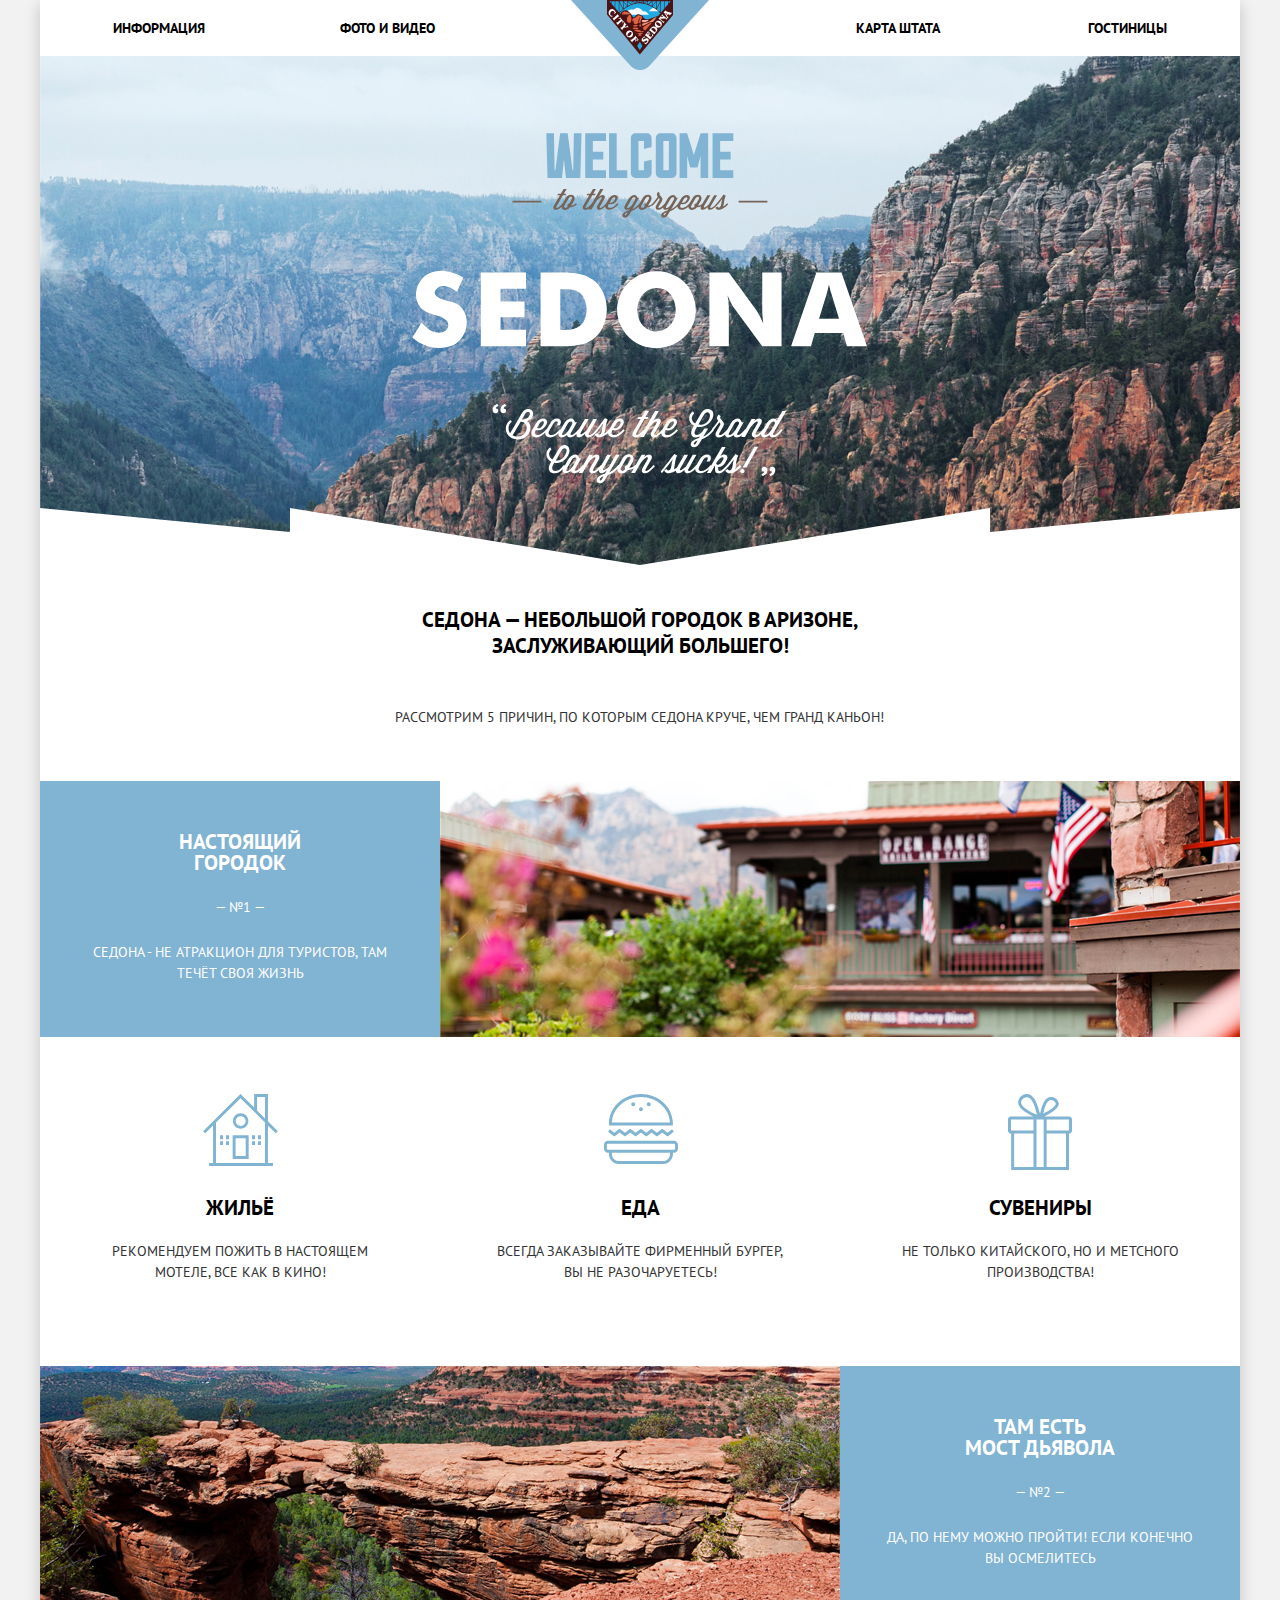
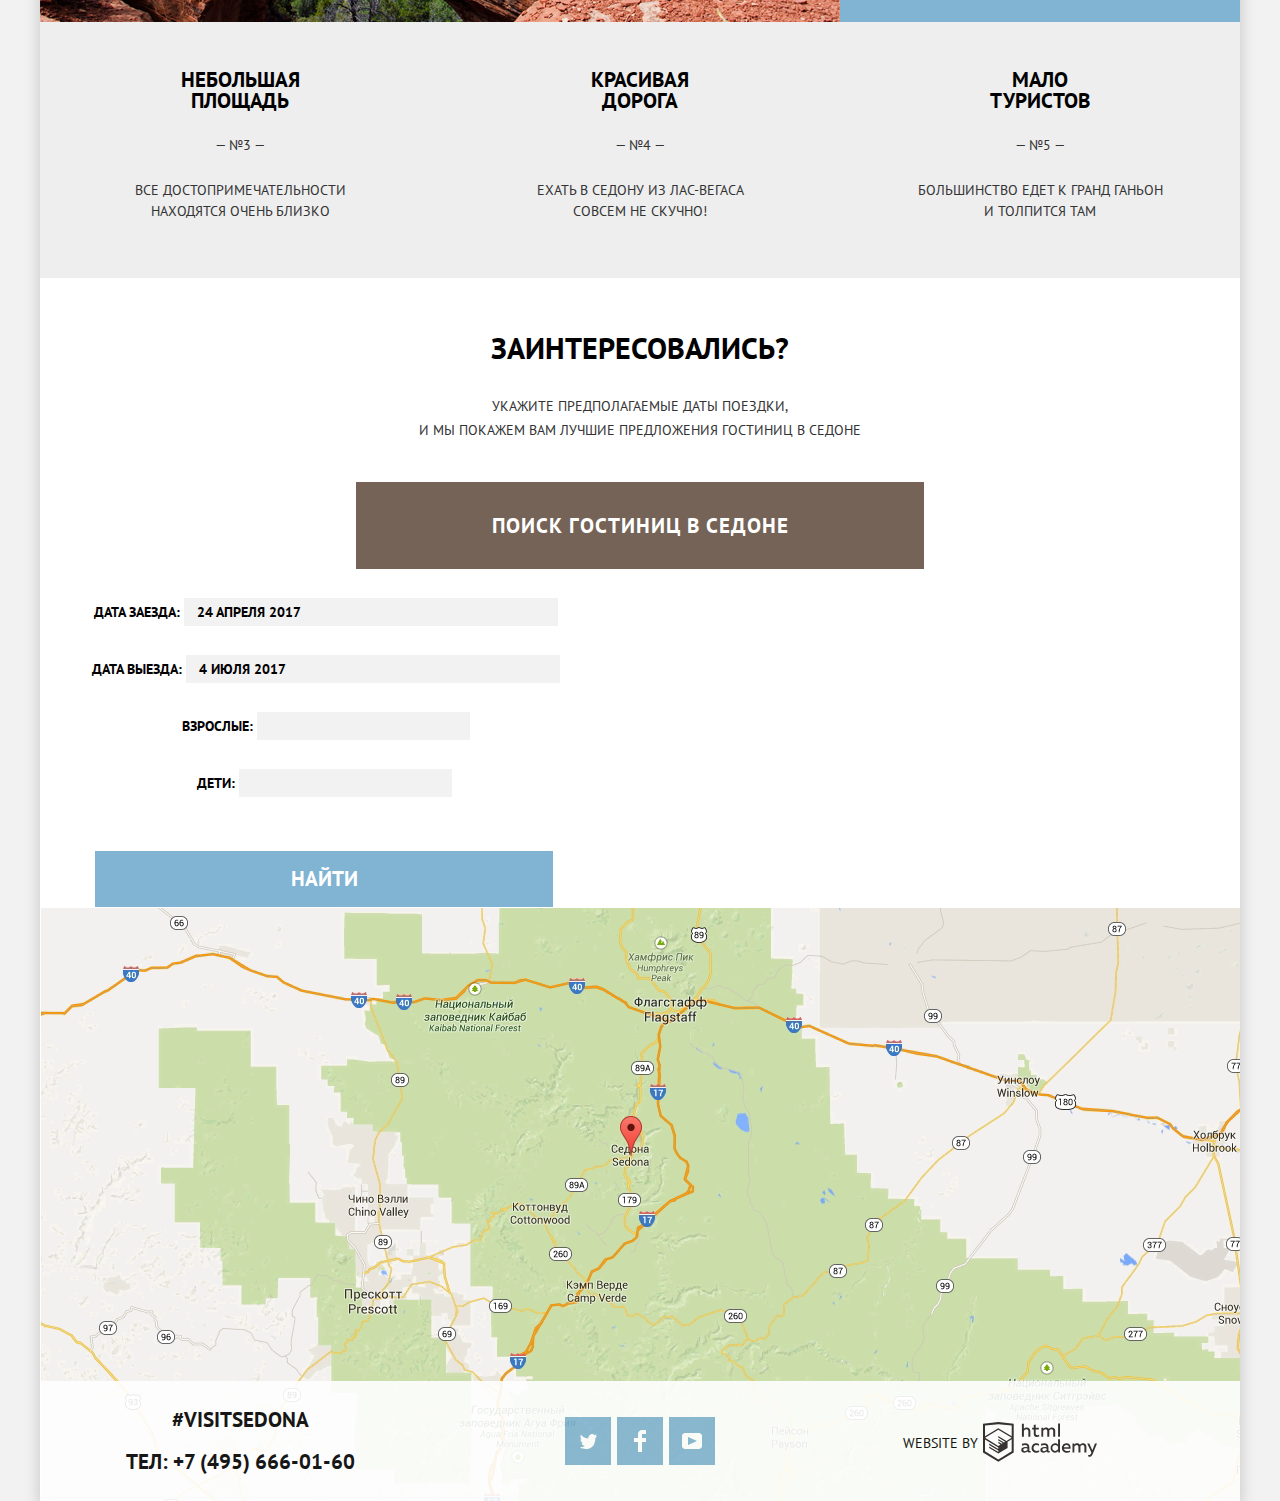
<file: index.html>
<!DOCTYPE html>
<html class="page" lang="ru">

<head>
    <meta charset="utf-8">
    <title>Sedona is Greater Canion</title>
    <link rel="stylesheet" href="https://fonts.googleapis.com/css2?family=PT+Sans:wght@400;700&display=swap" />
    <link href="css/normalize.css" rel="stylesheet" />
    <link href="css/style.css" rel="stylesheet" />
</head>

<body class="page-body">
    <div class="container">
        <header class="main-header">
            <nav class="main-navigation">
                <a class="main-header-logo" href="index.html" title="Main Page">
                    <img src="img/logo.svg" width="138" height="70" alt="Sedona!">
                </a>
                <ul class="site-navigation no-bullets">
                    <li><a href="blank.html">Информация</a></li>
                    <li><a href="blank.html">Фото и видео</a></li>
                    <li><a href="blank.html">Карта штата</a></li>
                    <li><a href="hotelscatalog.html">Гостиницы</a></li>
                </ul>
            </nav>
        </header>
        <main class="wrapper">
            <section class="slogan">
                <div class="image-slogan"><img src="img/welcome-to-sedona.svg" width="456" height="350" alt="Welcome to the gorgeous SEDONA.
      Because the Grand Canion sucks!"></div>
                <h1 class="text-slogan">Седона &mdash; небольшой городок в Аризоне, заслуживающий большего!</h1>
            </section>
            <section class="features">
                <h2 class="features-header">Рассмотрим 5 причин, по которым Седона круче, чем Гранд Каньон!</h2>

                <ul class="features-list no-bullets">
                    <li class="feature-item part-one">
                        <div class="blue-item">
                            <h3 class="feature-list-header white-font">Настоящий городок</h3>
                            <p class="feature-list-text white-font">&mdash; №1 &mdash;</p>
                            <p class="feature-list-text white-font">Седона - не атракцион для туристов, там течёт своя жизнь</p>
                        </div>
                        <div class="feature-list-image-one"></div>
                        <ul class="advices-list no-bullets ">
                            <li class="icon-house">
                                <div>
                                    <h3 class="item-header">Жильё</h3>
                                    <p class="item-text">Рекомендуем пожить в настоящем мотеле, все как в кино!</p>
                                </div>
                            </li>
                            <li class="icon-food">
                                <div>
                                    <h3 class="item-header">Еда</h3>
                                    <p class="item-text">Всегда заказывайте фирменный бургер, вы не разочаруетесь!</p>
                                </div>
                            </li>
                            <li class="icon-souvenir">
                                <div>
                                    <h3 class="item-header">Сувениры</h3>
                                    <p class="item-text">Не только китайского, но и метсного производства!</p>
                                </div>
                            </li>
                        </ul>


                    </li>

                    <li class="feature-item part-two">
                        <div class="feature-list-image-two"></div>
                        <div class="blue-item ">
                            <h3 class="feature-list-header white-font ">Там есть <br>мост дьявола</h3>
                            <p class="feature-list-text white-font">&mdash; №2 &mdash;</p>
                            <p class="feature-list-text white-font">Да, по нему можно пройти! Если конечно Вы осмелитесь</p>
                        </div>
                    </li>
                    <li class="feature-item part-three grey-item">
                        <div>
                            <h3 class="feature-list-header">Небольшая площадь</h3>
                            <p class="feature-list-text">&mdash; №3 &mdash;</p>
                            <p class="feature-list-text">Все достопримечательности находятся очень близко</p>
                        </div>

                    </li>
                    <li class="feature-item part-three grey-item">
                        <div>
                            <h3 class="feature-list-header">Красивая дорога</h3>
                            <p class="feature-list-text">&mdash; №4 &mdash;</p>
                            <p class="feature-list-text">Ехать в Седону из Лас-Вегаса совсем не скучно!</p>
                        </div>
                    </li>
                    <li class="feature-item part-three grey-item">
                        <div>
                            <h3 class="feature-list-header">Мало туристов</h3>
                            <p class="feature-list-text">&mdash; №5 &mdash;</p>
                            <p class="feature-list-text">Большинство едет к Гранд Ганьон и толпится там</p>
                        </div>
                    </li>
                </ul>
            </section>
            <section class="searching-box searching-form">
                <h2 class="searching-form-header">Заинтересовались?</h2>
                <p class="searching-form-info">Укажите предполагаемые даты поездки, <br>и мы покажем вам лучшие предложения гостиниц в Седоне</p>
                <!-- форма поиска брони -->
                <button class="searching-box-button">Поиск гостиниц в Седоне</button>
                <form class="searching-box-form" action="https://echo.htmlacademy.ru" method="get">
                    <p class="searching-box-item">
                        <label for="arrival"> Дата заезда:</label>
                        <input id="arrival" type="text" name="arrival-date" placeholder="24 апреля 2017" required>
                    </p>
                    <p class="searching-box-item">
                        <label for="departure"> Дата выезда:</label>
                        <input id="departure" type="text" name="departure-date" placeholder="4 июля 2017" required>
                    </p>
                    <div class="guests">
                        <p class="searching-box-item">
                            <label for="guests-adults"> Взрослые:</label>
                            <input id="guests-adults" type="text" name="adults" placeholder="2" required>
                        </p>
                        <p class="searching-box-item">
                            <label for="guests-kids">Дети:</label>
                            <input id="guests-kids" type="text" name="kids" placeholder="0" required>
                        </p>
                    </div>
                    <input class="search-button" type="submit" value="Найти">
                </form>
            </section>
            <section class="map">
                <h2 class="image-map visually-hidden"> Карта</h2>
            </section>
        </main>
        <footer class="page-footer main-footer ">
            <section class="footer-contacts ">
                <h3 class="visually-hidden">Инстаграм и телефон</h3>
                <p class="visit-sedona-telephone">
                    <a class="item-header-footer-contacts" href="blank.html ">#VISITSEDONA</a>
                </p>
                <p class="visit-sedona-telephone">
                    <a class="item-header-footer-contacts" href="74956660166 "> ТЕЛ: +7 (495) 666-01-60</a>
                </p>
            </section>
            <section class="footer-social ">
                <h3 class="visually-hidden">Социальные сети</h3>
                <ul class="no-bullets">
                    <li>
                        <a class="social-button" href="# ">
                            <span class="visually-hidden">Twitter</span>
                            <svg width="17" height="17" viewBox="0 0 17 17" fill="none" xmlns="http://www.w3.org/2000/svg">
                            <path d="M10.95 1.14409C12.635 0.648089 13.934 1.41409 14.527 2.32309C15.2 2.09209 15.858 1.84209 
                        16.538 1.61509C16.5249 2.30145 16.2117 2.94761 15.681 3.38309C16.366 3.55309 16.985 2.89209 16.985 
                        2.89209C16.816 3.89209 15.979 4.68009 15.422 4.91609C15.191 11.6661 12.247 16.1331 5.34498 
                        15.9981H4.89898C4.48898 15.9981 0.734977 15.5381 0.000976562 14.1111C2.27198 14.3071 3.89398 
                        13.6891 4.69398 12.9341C3.73398 12.6341 2.01498 12.4571 1.71498 9.98409C2.06398 10.0901 2.27898 
                        10.2121 2.90498 10.1031C1.70498 9.24709 0.373977 8.53009 0.447977 6.33009C0.732977 6.65809 1.51498 
                        6.86609 1.78798 6.80209C1.08498 6.56109 -0.182023 3.44209 0.893977 1.85009C2.71198 3.70409 4.62898 
                        5.45609 8.04598 5.62309C8.25398 3.33009 9.18298 1.79309 10.95 1.14409Z" fill="white"/></svg>
                        </a>
                    </li>
                    <li>
                        <a class="social-button " href="# ">
                            <span class="visually-hidden">Facebook</span>
                            <svg width="12" height="22" viewBox="0 0 12 22" fill="none" xmlns="http://www.w3.org/2000/svg">
                                <path d="M12 4V0H8C5.79086 0 4 1.79086 4 4V8H0V12H4V22H8V12H12V8H8V4H12Z" fill="white"/>
                                </svg>
                        </a>
                    </li>
                    <li>
                        <a class="social-button " href="# ">
                            <span class="visually-hidden">Youtube</span>
                            <svg width="20" height="16" viewBox="0 0 20 16" fill="none" xmlns="http://www.w3.org/2000/svg">
                                <path fill-rule="evenodd" clip-rule="evenodd" d="M3 0H17C18.65 0 20 1.35 20 3V13C20 14.65 
                                18.65 16 17 16H3C1.35 16 0 14.65 0 13V3C0 1.35 1.35 0 3 0ZM6.027 4.002V11.998L15.014 8L6.027 
                                4.002Z" fill="white"/>
                                </svg>
                        </a>
                    </li>
                </ul>
            </section>
            <p class="footer-copyright ">
                <a class="button" href="https://htmlacademy.ru/intensive/htmlcss ">website by</a>
            </p>
        </footer>
    </div>


</body>

</html>
</file>
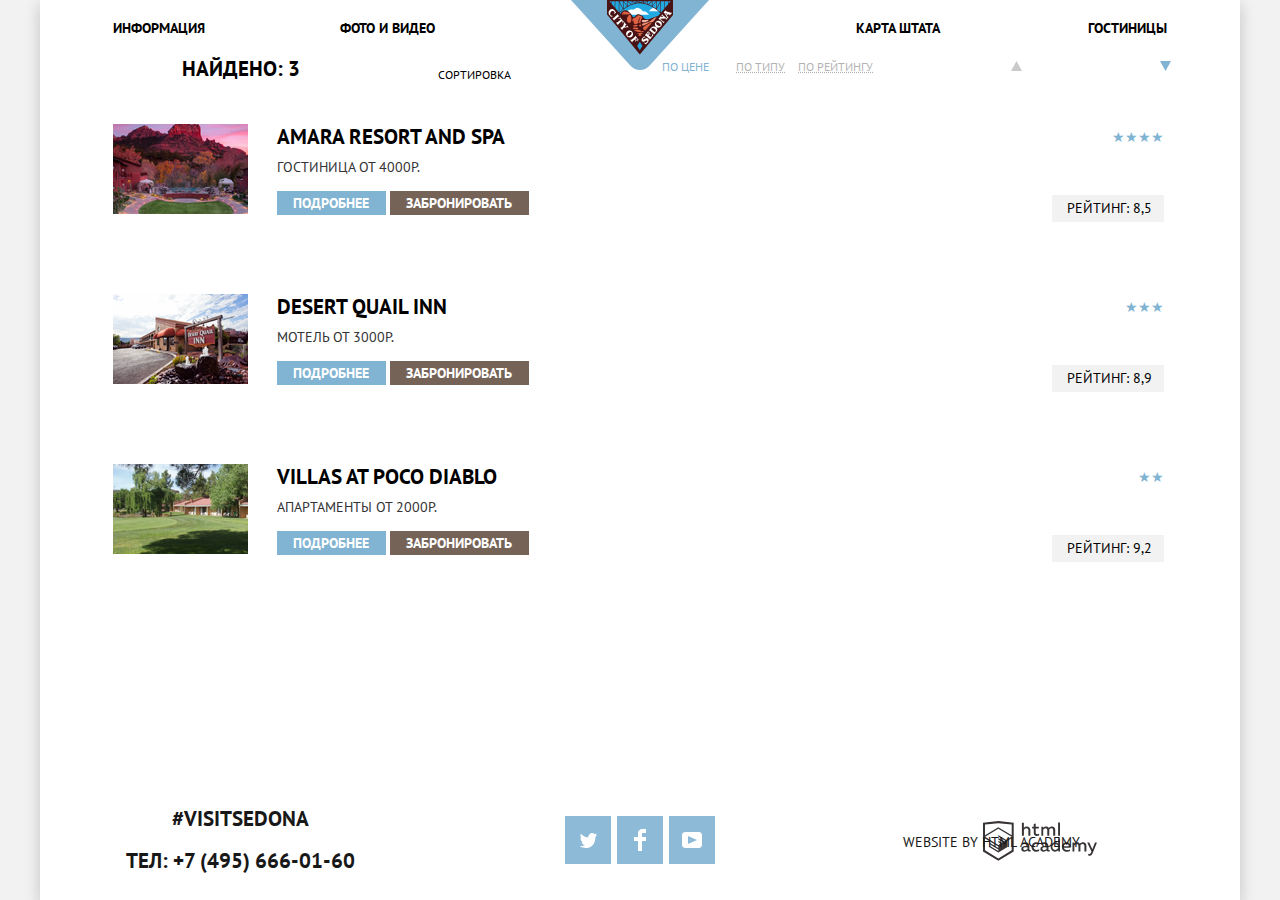
<file: hotelscatalog.html>
<!DOCTYPE html>
<html class="page" lang="ru">

<head>
    <meta charset="utf-8">
    <title>Sedona Hotels Catalog</title>
    <link rel="stylesheet" href="https://fonts.googleapis.com/css2?family=PT+Sans:wght@400;700&display=swap" />
    <link href="css/normalize.css" rel="stylesheet" />
    <link href="css/style.css" rel="stylesheet" />
</head>

<body class="page-body">
    <div class="container">
        <header class="main-header">
            <nav class="main-navigation">
                <a class="main-header-logo" href="index.html" title="Main Page">
                    <img src="img/logo.svg" width="138" height="70" alt="Sedona!">
                </a>
                <ul class="site-navigation no-bullets">
                    <li><a href="blank.html">Информация</a></li>
                    <li><a href="blank.html">Фото и видео</a></li>
                    <li><a href="blank.html">Карта штата</a></li>
                    <li><a href="hotelscatalog.html">Гостиницы</a></li>
                </ul>
            </nav>
        </header>

        <main class="wrapper">
            <section>
                <h1 class="visually-hidden">Фильтр гостиниц</h1>
                <!--Форма фильтр гостиниц-->
            </section>

            <section>
                <div class="search-wrapper">
                    <h3 class="search-results">Найдено: 3</h3>
                    <h2 class="sorting-header">Сортировка</h2>
                    <ul class="sorting no-bullets sorting-wrapper">

                        <li>
                            <a class="active-item sorting-tag" href=#>По цене</a>
                        </li>
                        <li>
                            <a class="sorting-tag" href=#>По типу</a>
                        </li>
                        <li>
                            <a class="sorting-tag" href=#>По рейтингу</a>
                        </li>

                    </ul>
                    <a class="descending" href=#>
                        <img src="img/icon-up-dir.svg" width="11" height="10" alt="По убывающей">
                    </a>
                    <a class="asscending" href=#>
                        <img src="img/icon-down-dir.svg" width="11" height="10" alt="По возрастающей">
                    </a>
                </div>
            </section>

            <section>
                <h3 class="visually-hidden">Список гостиниц</h3>
                <ul class="hotels no-bullets">
                    <li>
                        <div class="picture">
                            <a href="blank.html">
                                <img src="img/amara.jpg" width="135" height="90" alt="Amara Resort and Spa">
                            </a>
                        </div>
                        <div class="hotel-details">
                            <h3 class="hotels">
                                <a class=" hotel-name " href="index.html">Amara Resort and Spa</a>
                            </h3>

                            <div class="price ">
                                Гостиница от 4000р.
                            </div>

                            <div class="controls ">
                                <a class="control control-details ">Подробнее</a>
                                <a class="control control-reservations ">Забронировать</a>
                            </div>
                        </div>
                        <div class="rating ">
                            <p class="star ">★★★★</p>
                            <p class="number ">Рейтинг: 8,5</p>

                        </div>
                        <li>
                            <div class="picture ">
                                <a href="blank.html ">
                                    <img src="img/desert-resort.jpg" width="135" height="90" alt="Desert Quail Inn ">
                                </a>
                            </div>
                            <div class="hotel-details ">
                                <h3>
                                    <a class="hotel-name " href=index.html>Desert Quail Inn</a>
                                </h3>

                                <div class="price ">
                                    Мотель от 3000р.
                                </div>
                                <div class="controls ">
                                    <a class="control control-details ">Подробнее</a>
                                    <a class="control control-reservations ">Забронировать</a>
                                </div>
                            </div>
                            <div class="rating ">
                                <p class="star ">★★★</p>
                                <p class="number ">Рейтинг: 8,9</p>

                            </div>
                        </li>
                        <li>
                            <div class="picture ">
                                <a href="blank.html ">
                                    <img src="img/villas-resort.jpg " width="135" height="90" alt="Villas at Poco Diablo ">
                                </a>
                            </div>
                            <div class="hotel-details ">
                                <h3>
                                    <a class="hotel-name " href=index.html>Villas at Poco Diablo</a>
                                </h3>
                                <div class="price ">
                                    Апартаменты от 2000р.
                                </div>
                                <div class="controls ">
                                    <a class="control control-details ">Подробнее</a>
                                    <a class="control control-reservations ">Забронировать</a>
                                </div>
                            </div>
                            <div class="rating ">
                                <p class="star ">★★</p>
                                <p class="number ">Рейтинг: 9,2</p>

                            </div>
                        </li>
                </ul>
            </section>
        </main>

        <footer class="page-footer main-footer ">
            <section class="footer-contacts ">
                <h3 class="visually-hidden">Инстаграм и телефон</h3>
                <p>
                    <a class="item-header " href="blank.html ">#VISITSEDONA</a>
                </p>
                <p>
                    <a class="item-header " href="74956660166 "> ТЕЛ: +7 (495) 666-01-60</a>
                </p>
            </section>
            <section class="footer-social ">
                <h3 class="visually-hidden">Социальные сети</h3>
                <ul class="no-bullets">
                    <li>
                        <a class="social-button" href="# ">
                            <span class="visually-hidden">Twitter</span>
                            <svg width="17" height="17" viewBox="0 0 17 17" fill="none" xmlns="http://www.w3.org/2000/svg">
                            <path d="M10.95 1.14409C12.635 0.648089 13.934 1.41409 14.527 2.32309C15.2 2.09209 15.858 1.84209 
                        16.538 1.61509C16.5249 2.30145 16.2117 2.94761 15.681 3.38309C16.366 3.55309 16.985 2.89209 16.985 
                        2.89209C16.816 3.89209 15.979 4.68009 15.422 4.91609C15.191 11.6661 12.247 16.1331 5.34498 
                        15.9981H4.89898C4.48898 15.9981 0.734977 15.5381 0.000976562 14.1111C2.27198 14.3071 3.89398 
                        13.6891 4.69398 12.9341C3.73398 12.6341 2.01498 12.4571 1.71498 9.98409C2.06398 10.0901 2.27898 
                        10.2121 2.90498 10.1031C1.70498 9.24709 0.373977 8.53009 0.447977 6.33009C0.732977 6.65809 1.51498 
                        6.86609 1.78798 6.80209C1.08498 6.56109 -0.182023 3.44209 0.893977 1.85009C2.71198 3.70409 4.62898 
                        5.45609 8.04598 5.62309C8.25398 3.33009 9.18298 1.79309 10.95 1.14409Z" fill="white"/></svg>
                        </a>
                    </li>
                    <li>
                        <a class="social-button " href="# ">
                            <span class="visually-hidden">Facebook</span>
                            <svg width="12" height="22" viewBox="0 0 12 22" fill="none" xmlns="http://www.w3.org/2000/svg">
                                <path d="M12 4V0H8C5.79086 0 4 1.79086 4 4V8H0V12H4V22H8V12H12V8H8V4H12Z" fill="white"/>
                                </svg>
                        </a>
                    </li>
                    <li>
                        <a class="social-button " href="# ">
                            <span class="visually-hidden">Youtube</span>
                            <svg width="20" height="16" viewBox="0 0 20 16" fill="none" xmlns="http://www.w3.org/2000/svg">
                                <path fill-rule="evenodd" clip-rule="evenodd" d="M3 0H17C18.65 0 20 1.35 20 3V13C20 14.65 
                                18.65 16 17 16H3C1.35 16 0 14.65 0 13V3C0 1.35 1.35 0 3 0ZM6.027 4.002V11.998L15.014 8L6.027 
                                4.002Z" fill="white"/>
                                </svg>
                        </a>
                    </li>
                </ul>
            </section>
            <p class="footer-copyright ">
                website by
                <a class="button " href="https://htmlacademy.ru/intensive/htmlcss ">HTML Academy</a>
            </p>
        </footer>
    </div>

</body>

</html>
</file>
<file: css/style.css>
/* Variables */

 :root {
    --black: #000000;
    --light-black: #333333;
    --white: #FFFFFF;
    --white-opaque: rgba(255, 255, 255, 0.3);
    --light-blue: #81B3D2;
    --darker-blue: #669EC0;
    --darkest-blue: #5496BD;
    --brown: #766357;
    --darker-brown: #604E43;
    --darkest-brown: #503E33;
    --drop-shadow-white-black: rgba(0, 1, 1, 0.2);
    --background-light-grey: #EEEEEE;
    --filter-background-light-grey: rgba(0, 1, 1, 0.15);
    --filter-input-grey: #F2F2F2;
    --footer-grey: rgba(255, 255, 255, 0.9);
    --main-background-gray: #888888;
}


/* body */

body {
    min-width: 1200px;
    margin: 0;
    padding: 0;
    font-family: "PT Sans", "Arial", sans-serif;
    text-transform: uppercase;
    text-align: center;
    background-color: var(--filter-input-grey);
    /*outline: 5px solid rgba(229, 255, 0, 0.7);
    outline-offset: -5px;*/
}

a {
    text-decoration: none;
}

img {
    max-width: 100%;
    height: auto;
}

.no-bullets {
    list-style: none;
    padding: 0px;
    margin: 0px;
}

.visually-hidden {
    position: absolute;
    width: 1px;
    height: 1px;
    margin: -1px;
    border: 0;
    padding: 0;
    white-space: nowrap;
    clip-path: inset(100%);
    clip: rect(0 0 0 0);
    overflow: hidden;
}


/* Grid */

*,
*::before,
*::after {
    box-sizing: border-box;
}

.page {
    height: 100%;
}

.page-body {
    min-height: 100%;
}


/* container */

.container {
    width: 1200px;
    margin: 0px auto;
    padding: 0px;
    /*outline: 5px solid rgba(4, 0, 255, 0.7);
    outline-offset: -5px;*/
    background-color: var(--white);
    display: grid;
    grid-template-rows: min-content 1fr min-content;
    align-content: start;
    min-height: 100vh;
    position: relative;
    box-shadow: 0px 5px 15px 0px rgba(0, 1, 1, 0.2);
}


/* main navigation */

.main-header-logo {
    width: 138px;
    height: 70px;
    justify-self: center;
    position: absolute;
    top: 0px;
    left: 531px;
}

.site-navigation {
    display: flex;
    flex-wrap: wrap;
    padding-top: 15px;
    padding-bottom: 15px;
    width: 100%;
}

.site-navigation a {
    font-size: 14px;
    line-height: 26px;
    font-weight: 700;
    color: var(--black);
}

.site-navigation li {
    width: 300px;
    text-align: left;
}

.site-navigation li:nth-child(1) {
    padding-left: 73px;
}

.site-navigation li:nth-child(3) {
    text-align: right;
}

.site-navigation li:nth-child(4) {
    text-align: right;
    padding-right: 73px;
}


/*index-page*/


/* slogan */

.image-slogan {
    padding-top: 77.35px;
    padding-bottom: 80.76px;
    padding-left: 371.38px;
    padding-right: 371.96px;
    height: 508.5px;
    background-image: url(../img/welcome-bottom.png), url(../img/background-mountains.jpg);
    background-position: bottom, center;
    background-color: var(--darkest-blue);
    background-repeat: no-repeat, no-repeat;
}

.text-slogan {
    font-size: 21px;
    line-height: 26px;
    font-weight: 700;
    color: var(--black);
    margin: 0;
    text-align: center;
    padding-top: 42.5px;
    padding-bottom: 45px;
    padding-left: 365px;
    padding-right: 365px;
}


/* features */

.features-header {
    font-size: 14px;
    line-height: 26px;
    font-weight: 400;
    color: var(--light-black);
    text-align: center;
    margin: 0px;
    padding-top: 0px;
    padding-bottom: 51px;
    padding-left: 340px;
    padding-right: 341px;
}

.feature-list-header {
    font-size: 21px;
    line-height: 21px;
    font-weight: 700;
    color: var(--black);
    text-align: center;
    margin: 0px;
    padding-top: 50px;
    padding-left: 125px;
    padding-right: 125px;
    align-self: center;
}

.feature-list-text {
    font-size: 14px;
    line-height: 21px;
    font-weight: 400;
    color: var(--light-black);
    text-align: center;
    margin: 0px;
    padding-top: 24px;
    padding-left: 47px;
    padding-right: 47px;
}

.blue-item {
    background-color: var(--light-blue);
    color: var(--white);
    width: 400px;
    padding: 0px;
    margin: 0px;
    height: 256px;
}

.white-font {
    color: var(--white);
}

.feature-list-image-one {
    background-image: url(../img/feature-1.jpg);
}

.feature-list-image-two {
    background-image: url(../img/feature-2.jpg);
}

.grey-item {
    background-color: var(--background-light-grey);
    height: 256px;
}

.grey-item .feature-list-header {
    padding-top: 47px;
}

.grey-item .feature-list-text {
    padding-left: 77px;
    padding-right: 77px;
}


/* advice */

.features-list {
    margin: 0px;
    padding: 0px;
    display: grid;
    grid-template-columns: 1fr 1fr 1fr;
}

.part-one {
    display: grid;
    grid-template-columns: 400px 800px;
    grid-column: 1/-1;
}

.advices-list {
    display: grid;
    grid-template-columns: 1fr 1fr 1fr;
    grid-column: 1/-1;
    height: 329px;
}

.icon-house {
    background-image: url(../img/icon-house.svg);
    background-position: center 57px;
    background-repeat: no-repeat;
}

.icon-food {
    background-image: url(../img/icon-burger.svg);
    background-position: center 57px;
    background-repeat: no-repeat;
}

.icon-souvenir {
    background-image: url(../img/icon-gift.svg);
    background-position: center 57px;
    background-repeat: no-repeat;
}

.part-two {
    display: grid;
    grid-template-columns: 800px 400px;
    grid-column: 1/-1;
}

.item-text {
    padding-top: 23px;
    padding-bottom: 72px;
    padding-left: 55px;
    padding-right: 55px;
    margin: 0px;
    font-size: 14px;
    line-height: 21px;
    font-weight: 400;
    color: var(--light-black);
    /*text-align: center;*/
    align-items: center;
}

.item-header {
    font-size: 21px;
    line-height: 21px;
    font-weight: 700;
    color: var(--black);
    padding-top: 160px;
    align-items: center;
    margin: 0px;
}


/* searching form */

.searching-form-header {
    font-size: 30px;
    line-height: 24px;
    font-weight: 700;
    color: var(--black);
    text-align: center;
    padding-top: 58px;
    padding-bottom: 24px;
    margin: 0px;
}

.searching-form-info {
    font-size: 14px;
    line-height: 24px;
    font-weight: 400;
    color: var(--light-black);
    text-align: center;
    padding-bottom: 40px;
    margin: 0px;
    padding-top: 10px;
}


/*Searching-box*/

.searching-box-form {
    width: 568px;
}

.searching-box-item {
    font-size: 14px;
    line-height: 26px;
    font-weight: 700;
    color: var(--black);
    text-transform: uppercase;
    padding-top: 29px;
    margin: 0px;
}

.searching-box-label {}

.searching-box-item input {
    background-color: var(--filter-input-grey);
    border: none;
    padding-top: 6px;
    padding-bottom: 6px;
    padding-left: 13px;
    padding-right: 200px;
}

.searching-box-item ::placeholder {
    font-size: 14px;
    line-height: 26px;
    font-weight: 700;
    color: var(--black);
    text-transform: uppercase;
}

.guests {
    padding-bottom: 54px;
}

.guests input {
    width: 114px;
}

.searching-box-button {
    font-size: 21px;
    line-height: 26px;
    font-weight: 700;
    color: var(--white);
    background-color: var(--brown);
    text-align: center;
    text-transform: uppercase;
    align-items: center;
    padding-top: 31px;
    padding-bottom: 30px;
    width: 568px;
    align-self: center;
    border: none;
    letter-spacing: 1px;
}

.searching-box-button:hover {
    background-color: var(--darker-brown);
}

.searching-box-button:active {
    background-color: var(--darkest-brown);
    color: var(--white-opaque);
}

.search-button {
    font-size: 21px;
    line-height: 26px;
    font-weight: 700;
    background-color: var(--light-blue);
    color: var(--white);
    width: 458px;
    padding-bottom: 15px;
    padding-top: 15px;
    align-self: center;
    border: none;
    text-transform: uppercase;
}

.search-button:hover {
    background-color: var(--darker-blue);
}

.search-button:active {
    background-color: var(--darkest-blue);
    color: var(--white-opaque);
}

.map {
    background-image: url(../img/map.png);
    background-position: center;
    background-repeat: no-repeat;
    height: 594px;
}


/* footer */

.main-footer {
    display: grid;
    grid-template-columns: 1fr 1fr 1fr;
    align-items: center;
    margin: 0px;
    background-color: #FFFFFF;
    opacity: 90%;
    position: absolute;
    bottom: 0px;
    width: 100%;
}

.footer-contacts a {
    font-size: 21px;
    line-height: 26px;
    font-weight: 700;
    text-transform: none;
    color: var(--black);
    margin: 0px;
    padding-top: 0px;
}

.footer-copyright {
    font-size: 14px;
    font-weight: 400;
    line-height: 26px;
    color: var(--black);
    padding-top: 49px;
    margin: 0px;
    background-image: url(../img/logo-htmlacademy.svg);
    background-repeat: no-repeat;
    background-position: center center;
    height: 120px;
    padding-left: 63px;
    text-align: left;
}

.footer-copyright .button {
    color: var(--black);
}

.footer-social {
    align-items: center;
}

.footer-social ul {
    display: flex;
    flex-wrap: wrap;
    justify-content: space-between;
    max-width: 150px;
    margin: 0px auto;
    padding: 0px;
}

.social-button {
    background-color: var(--light-blue);
    display: flex;
    align-items: center;
    justify-content: center;
    width: 46px;
    height: 48px;
}

.social-button:hover {
    background-color: var(--darker-blue);
}

.social-button:active {
    background-color: var(--darkest-blue);
}

.social-button:active path {
    fill-opacity: 0.3;
}


/*hotels-catalog-page*/


/* sorting */

.search-wrapper {
    display: flex;
    justify-content: space-around;
    align-content: flex-start;
    margin-left: 73px;
}

.sorting-wrapper {
    display: grid;
    grid-template-columns: 1fr 1fr 1fr;
    margin: 0px;
}

.search-results {
    font-size: 21px;
    line-height: 26px;
    font-weight: 700;
    color: var(--black);
    margin: 0px;
    text-align: left;
}

.sorting-header {
    font-size: 12px;
    line-height: 18px;
    font-weight: 400;
    color: var(--black);
    text-align: center;
}

a.active-item {
    color: var(--light-blue);
    opacity: 100;
    text-decoration: none;
}

.sorting-tag {
    font-size: 12px;
    line-height: 18px;
    color: var(--black);
    opacity: 0.3;
    text-decoration: underline;
    text-decoration-style: dotted;
}

.sorting-tag:hover {
    color: var(--light-blue)
}

.sorting-tag:active {
    color: var(--black);
    opacity: 100;
}


/* hotels */

.hotels h3 {
    margin: 0px;
    padding-bottom: 7px;
}

.hotel-name {
    font-size: 21px;
    line-height: 26px;
    font-weight: 700;
    color: var(--black);
}

.hotel-name:hover {
    color: var(--light-blue);
}

.hotel-name:active {
    color: var(--black);
    opacity: 0.3;
}

.price {
    font-size: 14px;
    line-height: 21px;
    font-weight: 400;
    color: var(--light-black);
    padding-bottom: 15.5px;
}

.control {
    font-size: 14px;
    line-height: 21px;
    font-weight: 700;
    color: var(--white);
    padding-top: 3px;
    padding-bottom: 3px;
    padding-right: 17px;
    padding-left: 16px;
}

.control-details {
    background-color: var(--light-blue);
}

.control-details:hover {
    background-color: var(--darker-blue);
}

.control-details:active {
    background-color: var(--darkest-blue);
    color: var(--white-opaque);
}

.control-reservations {
    background-color: var(--brown);
}

.control-reservations:hover {
    background-color: var(--darkest-brown);
}

.control-reservations:active {
    background-color: var(--darker-brown);
    color: var(--white-opaque);
}

.number {
    font-size: 14px;
    line-height: 21px;
    font-weight: 400;
    background-color: var(--filter-input-grey);
    padding-top: 3px;
    padding-bottom: 3px;
    padding-right: 12px;
    padding-left: 15px;
    text-align: center;
    margin: 0px;
}

.star {
    color: var(--light-blue);
    font-size: 14px;
    line-height: 21px;
    padding-bottom: 47px;
    margin: 0px;
}


/*hotels-grid*/

.hotels li {
    display: flex;
    padding-bottom: 31px;
    padding: 30px 0px;
}

.hotels .hotel-details {
    flex-grow: 1;
    text-align: left;
    padding-left: 29px;
}

.hotels .picture {
    width: 135px;
    margin-left: 73px;
}

.hotels .rating {
    padding: 3px 3px 12px 15px;
    margin-right: 73px;
    text-align: right;
}
</file>
